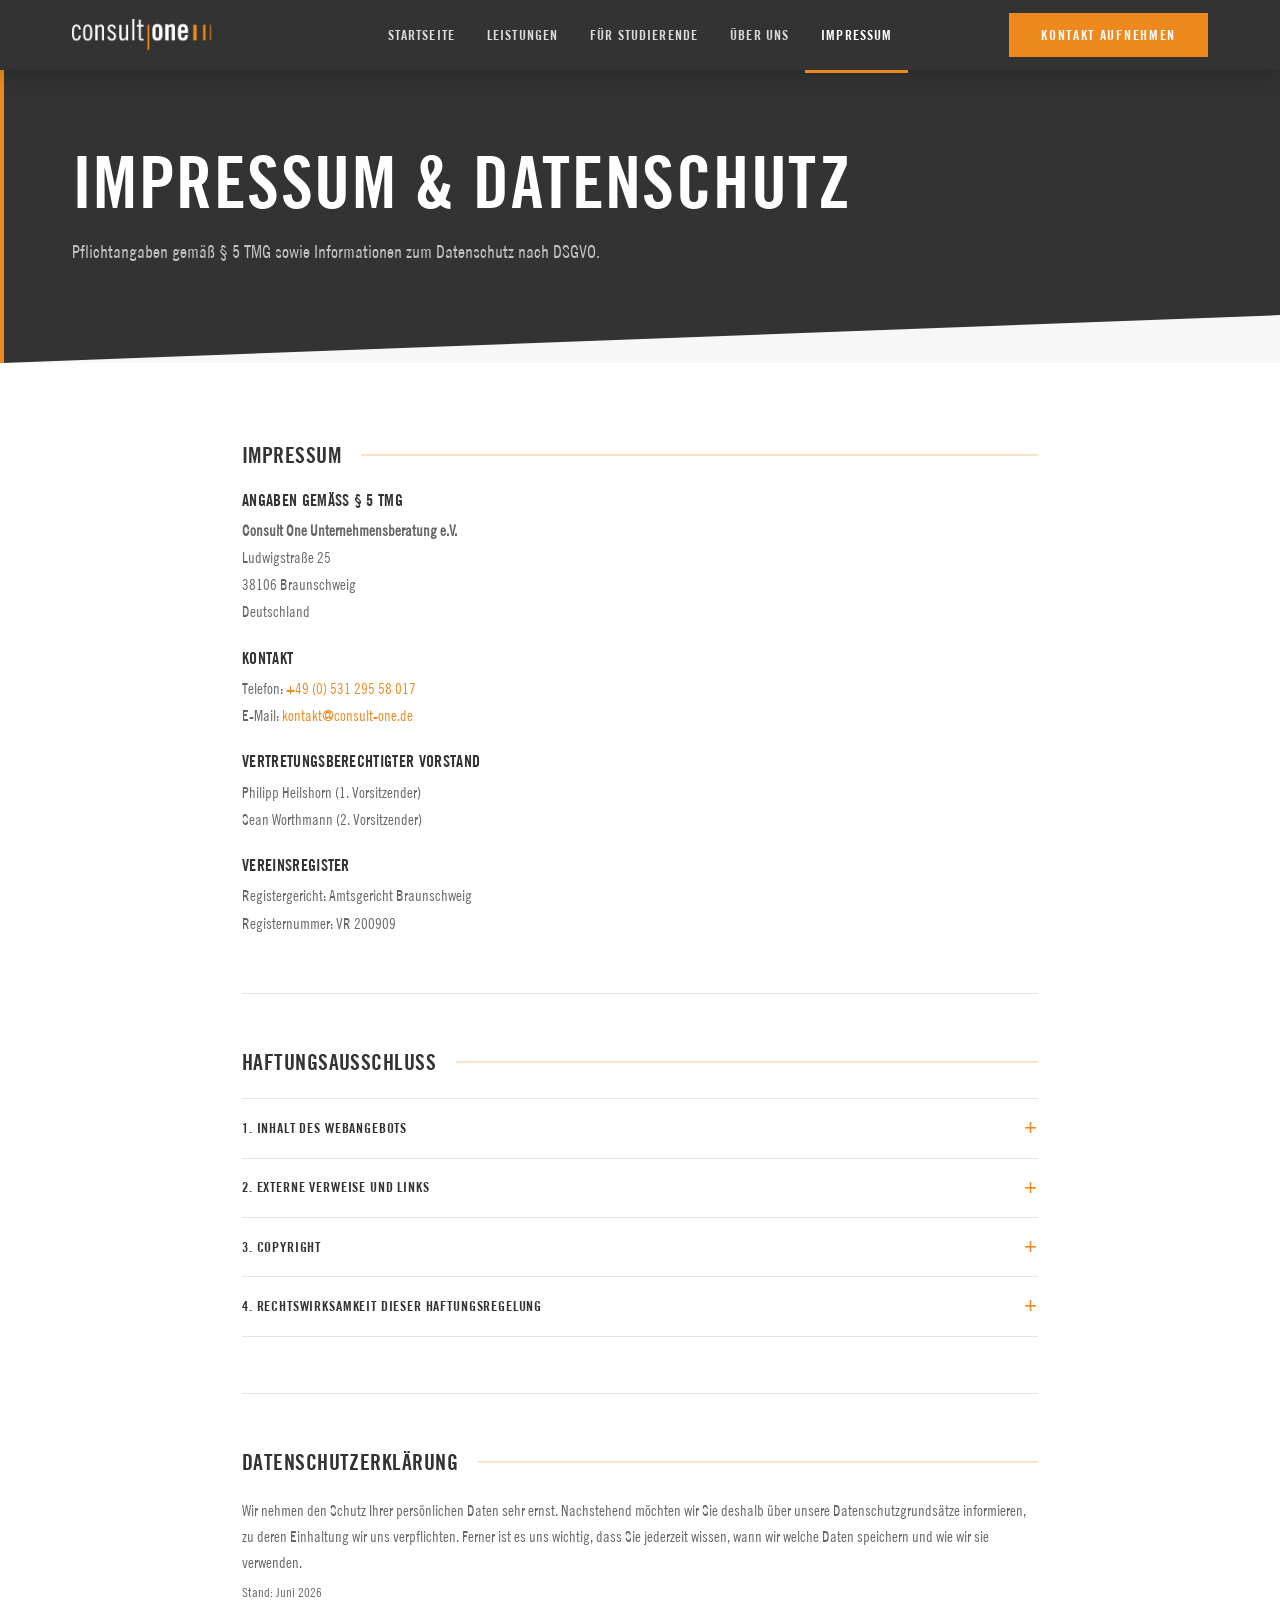
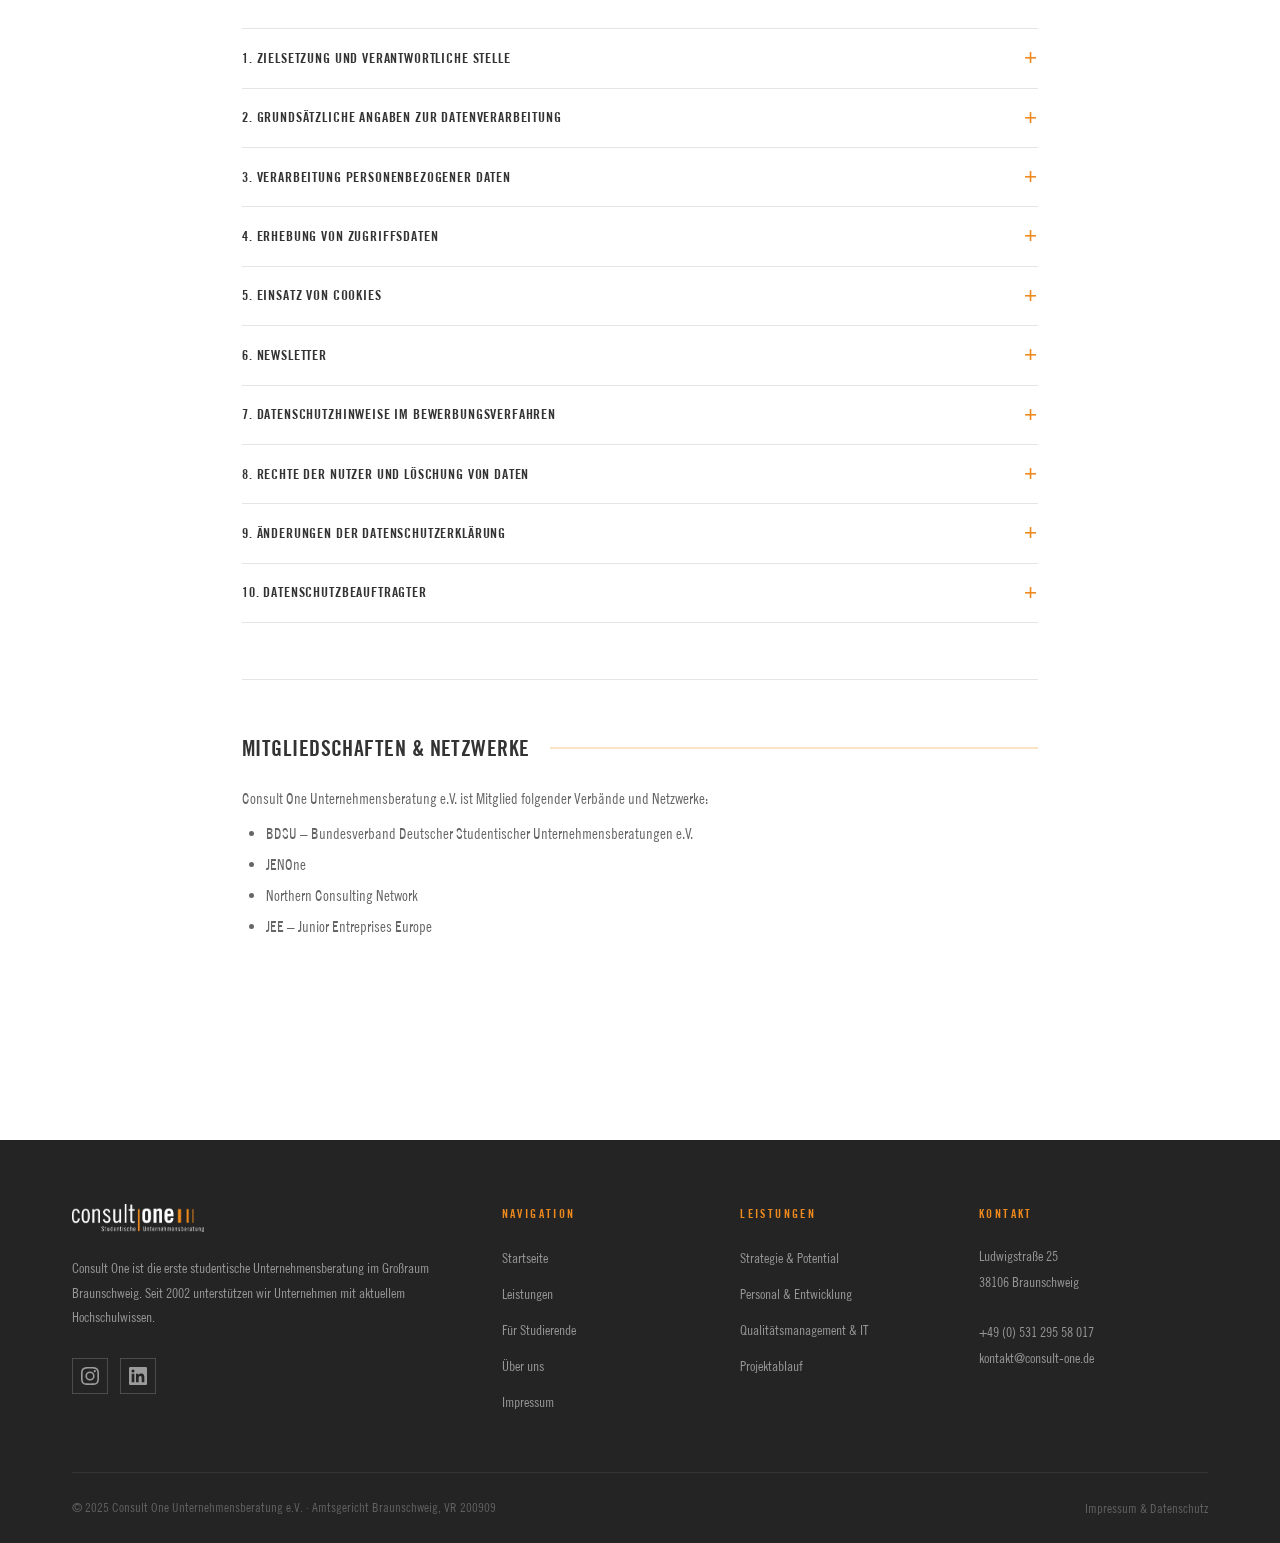
<file: impressum.html>
<!DOCTYPE html>
<html lang="de">
<head>
  <meta charset="UTF-8">
  <meta name="viewport" content="width=device-width, initial-scale=1.0">
  <title>Impressum &amp; Datenschutz – Consult One Unternehmensberatung</title>
  <meta name="robots" content="noindex">
  <link rel="canonical" href="https://www.consult-one.de/impressum.html">
  <link rel="icon" type="image/png" sizes="32x32" href="brand_assets/favicon-32.png">
  <link rel="apple-touch-icon" href="brand_assets/favicon-180.png">
  <link rel="preload" href="brand_assets/Schriftart Trade Gothic/Trade Gothic Bold Condensed No.20.ttf" as="font" type="font/ttf" crossorigin>
  <link rel="preload" href="brand_assets/Schriftart Trade Gothic/Trade Gothic Condensed No.18.ttf" as="font" type="font/ttf" crossorigin>
  <link rel="stylesheet" href="style.css">
</head>
<body>

<!-- ── NAVIGATION ── -->
<nav class="nav">
  <div class="nav__inner">
    <a href="index.html" class="nav__logo">
      <img src="brand_assets/CO-Logo/2021-04-21_CO%20Logo_Wei%C3%9F.png" alt="Consult One">
    </a>
    <button class="nav__toggle" id="navToggle" aria-label="Menü öffnen" aria-expanded="false">
      <span></span><span></span><span></span>
    </button>
    <ul class="nav__links" id="navLinks">
      <li><a href="index.html">Startseite</a></li>
      <li><a href="leistungen.html">Leistungen</a></li>
      <li><a href="fuer-studierende.html">Für Studierende</a></li>
      <li><a href="ueber-uns.html">Über uns</a></li>
      <li><a href="impressum.html" class="active">Impressum</a></li>
    </ul>
    <a href="mailto:kontakt@consult-one.de" class="btn btn--primary nav__cta">Kontakt aufnehmen</a>
  </div>
</nav>

<main>

<!-- ── PAGE HERO ── -->
<header class="page-hero page-hero--grey">
  <div class="page-hero__bar"></div>
  <div class="container">
    <h1>Impressum &amp; Datenschutz</h1>
    <p>Pflichtangaben gemäß § 5 TMG sowie Informationen zum Datenschutz nach DSGVO.</p>
  </div>
</header>

<!-- ── LEGAL CONTENT ── -->
<div class="legal-content">
  <div class="container" style="max-width: 860px;">

    <!-- Impressum -->
    <div class="legal-block">
      <h2>Impressum</h2>

      <h3>Angaben gemäß § 5 TMG</h3>
      <p>
        <strong>Consult One Unternehmensberatung e.V.</strong><br>
        Ludwigstraße 25<br>
        38106 Braunschweig<br>
        Deutschland
      </p>

      <h3>Kontakt</h3>
      <p>
        Telefon: <a href="tel:+4953129558017">+49 (0) 531 295 58 017</a><br>
        E-Mail: <a href="mailto:kontakt@consult-one.de">kontakt@consult-one.de</a>
      </p>

      <h3>Vertretungsberechtigter Vorstand</h3>
      <p>
        Philipp Heilshorn (1. Vorsitzender)<br>
        Sean Worthmann (2. Vorsitzender)
      </p>

      <h3>Vereinsregister</h3>
      <p>
        Registergericht: Amtsgericht Braunschweig<br>
        Registernummer: VR 200909
      </p>

    </div>

    <!-- Haftungsausschluss -->
    <div class="legal-block">
      <h2>Haftungsausschluss</h2>
      <div class="accordion">

        <details class="accordion-item">
          <summary>1. Inhalt des Webangebots</summary>
          <div class="accordion-content">
            <p>Der Consult One Unternehmensberatung e.V. ist bemüht, sein Webangebot stets aktuell und inhaltlich richtig sowie vollständig anzubieten. Dennoch ist das Auftreten von Fehlern nicht völlig auszuschließen.</p>
            <p>Der Consult One Unternehmensberatung e.V. übernimmt keine Haftung für die Aktualität, inhaltliche Richtigkeit und Vollständigkeit der in seinem Webangebot eingestellten Informationen, es sei denn die Fehler wurden nachweislich vorsätzlich oder grob fahrlässig aufgenommen. Dies bezieht sich auf eventuelle Schäden materieller oder ideeller Art Dritter, die durch die Nutzung dieses Webangebotes verursacht wurden.</p>
            <p>Der Consult One Unternehmensberatung e.V. behält es sich ausdrücklich vor, Teile des Webangebotes oder das gesamte Angebot ohne gesonderte Ankündigung zu verändern, zu ergänzen, zu löschen oder die Veröffentlichung zeitweise oder endgültig einzustellen.</p>
          </div>
        </details>

        <details class="accordion-item">
          <summary>2. Externe Verweise und Links</summary>
          <div class="accordion-content">
            <p>Bei direkten oder indirekten Links auf fremde Internetseiten, die außerhalb des Verantwortungsbereiches des Consult One Unternehmensberatung e.V. liegen, würde eine Haftungspflicht ausschließlich in dem Fall gegeben sein, in dem der Autor von den Inhalten Kenntnis hat und es ihm technisch möglich und zumutbar wäre, die Nutzung rechtswidriger Inhalte zu verhindern.</p>
            <p>Der Consult One Unternehmensberatung e.V. erklärt hiermit ausdrücklich, dass zum Zeitpunkt der Linksetzung keine rechtswidrigen Inhalte auf den zu verlinkenden Seiten erkennbar waren. Auf die aktuelle und zukünftige Gestaltung, die Inhalte und/oder die Urheberschaft durch Links verknüpfte Seiten hat der Consult One Unternehmensberatung e.V. keinen Einfluss. Deshalb distanziert sich der Consult One Unternehmensberatung e.V. hiermit ausdrücklich von allen verlinkten Seiten, die nach der Linksetzung verändert wurden. Dies gilt für alle innerhalb des eigenen Internetangebotes gesetzten Links. Für illegale, fehlerhafte oder unvollständige Inhalte und insbesondere für Schäden, die aus der Nutzung solcher Informationen entstehen, haftet allein der Anbieter der Seite, auf welche verwiesen wurde, und nicht derjenige, der über Links auf die jeweilige Veröffentlichung lediglich verweist.</p>
          </div>
        </details>

        <details class="accordion-item">
          <summary>3. Copyright</summary>
          <div class="accordion-content">
            <p>Das Layout der Internetpräsenz, die verwendeten Grafiken, Bilder sowie einzelne Beiträge sind urheberrechtlich geschützt.</p>
            <p>Alle Rechte, auch die der fotomechanischen Wiedergabe, der Vervielfältigung und der Verbreitung mittels besonderer Verfahren (zum Beispiel Datenverarbeitung, Datenträger und Datennetze), auch teilweise, behält sich der Consult One Unternehmensberatung e.V. vor.</p>
            <p>Alle innerhalb des Internetangebotes genannten und ggf. durch Dritte geschützten Marken- und Warenzeichen unterliegen uneingeschränkt den Bestimmungen des jeweils gültigen Kennzeichenrechts und den Besitzrechten der jeweiligen eingetragenen Eigentümer.</p>
          </div>
        </details>

        <details class="accordion-item">
          <summary>4. Rechtswirksamkeit dieser Haftungsregelung</summary>
          <div class="accordion-content">
            <p>Sofern Teile oder einzelne Formulierungen dieser Haftungsregelung der geltenden Rechtslage nicht, nicht mehr oder nicht vollständig entsprechen sollten, bleiben die übrigen Regelungen in ihrem Inhalt und ihrer Gültigkeit bestehen.</p>
          </div>
        </details>

      </div>
    </div>

    <!-- Datenschutz -->
    <div class="legal-block">
      <h2>Datenschutzerklärung</h2>
      <p style="font-size:0.92rem; color:var(--text-light); line-height:1.75; margin-bottom:0.35rem;">Wir nehmen den Schutz Ihrer persönlichen Daten sehr ernst. Nachstehend möchten wir Sie deshalb über unsere Datenschutzgrundsätze informieren, zu deren Einhaltung wir uns verpflichten. Ferner ist es uns wichtig, dass Sie jederzeit wissen, wann wir welche Daten speichern und wie wir sie verwenden.</p>
      <p style="font-size:0.8rem; color:var(--text-light); margin-bottom:1.5rem;">Stand: Juni 2026</p>

      <div class="accordion">

        <details class="accordion-item">
          <summary>1. Zielsetzung und verantwortliche Stelle</summary>
          <div class="accordion-content">
            <p>Diese Datenschutzerklärung klärt über die Art, den Umfang und Zweck der Verarbeitung (u.a. Erhebung, Verarbeitung und Nutzung sowie Einholung von Einwilligungen) von personenbezogenen Daten innerhalb unseres Onlineangebotes und der mit ihm verbundenen Webseiten, Funktionen und Inhalte (nachfolgend gemeinsam bezeichnet als „Onlineangebot" oder „Website") auf. Die Datenschutzerklärung gilt unabhängig von den verwendeten Domains, Systemen, Plattformen und Geräten (z.B. Desktop oder Mobile) auf denen das Onlineangebot ausgeführt wird.</p>
            <p>Anbieter des Onlineangebotes und die datenschutzrechtlich verantwortliche Stelle ist:<br>
            <strong>Consult One Unternehmensberatung e.V.</strong><br>
            Ludwigstraße 25, 38106 Braunschweig<br>
            (nachfolgend bezeichnet als „AnbieterIn", „wir" oder „uns").<br>
            Für die Kontaktmöglichkeiten verweisen wir auf unser <a href="impressum.html">Impressum</a>.</p>
            <p>Der Begriff „Nutzer" umfasst alle Kunden und Besucher unseres Onlineangebotes. Die verwendeten Begrifflichkeiten sind geschlechtsneutral zu verstehen.</p>
          </div>
        </details>

        <details class="accordion-item">
          <summary>2. Grundsätzliche Angaben zur Datenverarbeitung</summary>
          <div class="accordion-content">
            <p>Wir verarbeiten personenbezogene Daten der Nutzer nur unter Einhaltung der einschlägigen Datenschutzbestimmungen entsprechend den Geboten der Datensparsamkeit und Datenvermeidung. Das bedeutet die Daten der Nutzer werden nur beim Vorliegen einer gesetzlichen Erlaubnis, insbesondere wenn die Daten zur Erbringung unserer vertraglichen Leistungen sowie Online-Services erforderlich, bzw. gesetzlich vorgeschrieben sind oder beim Vorliegen einer Einwilligung verarbeitet.</p>
            <p>Wir treffen organisatorische, vertragliche und technische Sicherheitsmaßnahmen entsprechend dem Stand der Technik, um sicherzustellen, dass die Vorschriften der Datenschutzgesetze eingehalten werden und um damit die durch uns verarbeiteten Daten gegen zufällige oder vorsätzliche Manipulationen, Verlust, Zerstörung oder gegen den Zugriff unberechtigter Personen zu schützen.</p>
            <p>Sofern im Rahmen dieser Datenschutzerklärung Inhalte, Werkzeuge oder sonstige Mittel von anderen Anbietern (nachfolgend gemeinsam bezeichnet als „Dritt-Anbieter") eingesetzt werden und deren genannter Sitz im Ausland ist, ist davon auszugehen, dass ein Datentransfer in die Sitzstaaten der Dritt-Anbieter stattfindet. Die Übermittlung von Daten in Drittstaaten erfolgt entweder auf Grundlage einer gesetzlichen Erlaubnis, einer Einwilligung der Nutzer oder spezieller Vertragsklauseln, die eine gesetzlich vorausgesetzte Sicherheit der Daten gewährleisten.</p>
          </div>
        </details>

        <details class="accordion-item">
          <summary>3. Verarbeitung personenbezogener Daten</summary>
          <div class="accordion-content">
            <p>Die personenbezogenen Daten werden, neben den ausdrücklich in dieser Datenschutzerklärung genannten Verwendungen, für die folgenden Zwecke auf Grundlage gesetzlicher Erlaubnisse oder Einwilligungen der Nutzer verarbeitet:</p>
            <ul>
              <li>Die Zurverfügungstellung, Ausführung, Pflege, Optimierung und Sicherung unserer Dienste-, Service- und Nutzerleistungen;</li>
              <li>Die Gewährleistung eines effektiven Kundendienstes und technischen Supports.</li>
            </ul>
            <p>Wir übermitteln die Daten der Nutzer an Dritte nur, wenn dies für andere Zwecke notwendig ist, um unsere vertraglichen Verpflichtungen gegenüber den Nutzern zu erfüllen.</p>
            <p>Bei der Kontaktaufnahme mit uns (per E-Mail) werden die Angaben des Nutzers zwecks Bearbeitung der Anfrage sowie für den Fall, dass Anschlussfragen entstehen, gespeichert. Personenbezogene Daten werden gelöscht, sofern sie ihren Verwendungszweck erfüllt haben und der Löschung keine Aufbewahrungspflichten entgegenstehen.</p>
          </div>
        </details>

        <details class="accordion-item">
          <summary>4. Erhebung von Zugriffsdaten</summary>
          <div class="accordion-content">
            <p>Wir erheben Daten über jeden Zugriff auf den Server, auf dem sich dieser Dienst befindet (sogenannte Serverlogfiles). Zu den Zugriffsdaten gehören Name der abgerufenen Webseite, Datei, Datum und Uhrzeit des Abrufs, übertragene Datenmenge, Meldung über erfolgreichen Abruf, Browsertyp nebst Version, das Betriebssystem des Nutzers, Referrer URL (die zuvor besuchte Seite), IP-Adresse und der anfragende Provider.</p>
            <p>Wir verwenden die Protokolldaten ohne Zuordnung zur Person des Nutzers oder sonstiger Profilerstellung entsprechend den gesetzlichen Bestimmungen nur für statistische Auswertungen zum Zweck des Betriebs, der Sicherheit und der Optimierung unseres Onlineangebotes. Wir behalten uns jedoch vor, die Protokolldaten nachträglich zu überprüfen, wenn aufgrund konkreter Anhaltspunkte der berechtigte Verdacht einer rechtswidrigen Nutzung besteht.</p>
          </div>
        </details>

        <details class="accordion-item">
          <summary>5. Einsatz von Cookies</summary>
          <div class="accordion-content">
            <p>Cookies sind Informationen, die von unserem Webserver oder Webservern Dritter an die Web-Browser der Nutzer übertragen und dort für einen späteren Abruf gespeichert werden.</p>
            <p>Die Betrachtung dieses Onlineangebotes ist auch unter Ausschluss von Cookies möglich. Falls die Nutzer nicht möchten, dass Cookies auf ihrem Rechner gespeichert werden, werden sie gebeten, die entsprechende Option in den Systemeinstellungen ihres Browsers zu deaktivieren. Gespeicherte Cookies können in den Systemeinstellungen des Browsers gelöscht werden. Der Ausschluss von Cookies kann zu Funktionseinschränkungen dieses Onlineangebotes führen.</p>
            <p>Es besteht die Möglichkeit, viele Online-Anzeigen-Cookies von Unternehmen über die EU-Seite <a href="http://www.youronlinechoices.com/" target="_blank" rel="noopener noreferrer">youronlinechoices.com</a> zu verwalten.</p>
          </div>
        </details>

        <details class="accordion-item">
          <summary>6. Newsletter</summary>
          <div class="accordion-content">
            <p><strong>Inhalt des Newsletters:</strong> Wir versenden Newsletter, E-Mails und weitere elektronische Benachrichtigungen mit Informationen (nachfolgend „Newsletter") nur mit der Einwilligung der Empfänger oder einer gesetzlichen Erlaubnis. Unsere Newsletter enthalten Informationen über unsere Projekte, Angebote, Veranstaltungen und den Verein.</p>
            <p><strong>Double-Opt-In und Protokollierung:</strong> Die Anmeldung zu unserem Newsletter erfolgt in einem sogenannten Double-Opt-In-Verfahren. D.h. Sie erhalten nach der Anmeldung eine E-Mail, in der Sie um die Bestätigung Ihrer Anmeldung gebeten werden. Diese Bestätigung ist notwendig, damit sich niemand mit fremden E-Mail-Adressen anmelden kann. Die Anmeldungen zum Newsletter werden protokolliert, um den Anmeldeprozess entsprechend den rechtlichen Anforderungen nachweisen zu können. Hierzu gehört die Speicherung des Anmelde- und des Bestätigungszeitpunkts, als auch der IP-Adresse.</p>
            <p><strong>Versanddienstleister:</strong> Der Versand der Newsletter erfolgt mittels MailChimp. Die Datenschutzbestimmungen des Versanddienstleisters können Sie hier einsehen: <a href="https://mailchimp.com/legal/privacy/" target="_blank" rel="noopener noreferrer">mailchimp.com/legal/privacy</a>. Die E-Mail-Adressen unserer Newsletterempfänger sowie deren weitere beschriebenen Daten werden auf den Servern des Versanddienstleisters gespeichert. Der Versanddienstleister verwendet diese Informationen zum Versand und zur Auswertung der Newsletter in unserem Auftrag. Er nutzt die Daten unserer Newsletterempfänger nicht, um diese selbst anzuschreiben oder an Dritte weiterzugeben.</p>
            <p><strong>Kündigung/Widerruf:</strong> Sie können den Empfang unseres Newsletters jederzeit kündigen, d.h. Ihre Einwilligungen widerrufen. Einen Link zur Kündigung des Newsletters finden Sie am Ende eines jeden Newsletters.</p>
          </div>
        </details>

        <details class="accordion-item">
          <summary>7. Datenschutzhinweise im Bewerbungsverfahren</summary>
          <div class="accordion-content">
            <p>Wir verarbeiten die Bewerbungsdaten nur zum Zweck und im Rahmen des Bewerbungsverfahrens im Einklang mit den gesetzlichen Vorgaben. Die Verarbeitung der Bewerbungsdaten erfolgt zur Erfüllung unserer (vor)vertraglichen Verpflichtungen im Rahmen des Bewerbungsverfahrens im Sinne des Art. 6 Abs. 1 lit. b. DSGVO und Art. 6 Abs. 1 lit. f. DSGVO sofern die Datenverarbeitung z.B. im Rahmen von rechtlichen Verfahren für uns erforderlich wird (in Deutschland gilt zusätzlich § 26 BDSG).</p>
            <p>Das Bewerbungsverfahren setzt voraus, dass Bewerbende uns die Bewerbungsdaten mitteilen. Ansonsten ergeben sich die notwendigen Bewerbungsdaten aus den Stellenbeschreibungen; grundsätzlich gehören dazu die Angaben zur Person, Post- und Kontaktadressen sowie die auf dem Datenbogen für Interessierte erfragten Informationen.</p>
            <p>Mit der Übermittlung der Bewerbung an uns erklären sich die Bewerbenden mit der Verarbeitung ihrer Daten zu Zwecken des Bewerbungsverfahrens entsprechend der in dieser Datenschutzerklärung dargelegten Art und Umfang einverstanden.</p>
            <p>Die von den Bewerbenden zur Verfügung gestellten Daten können im Fall einer erfolgreichen Bewerbung für die Zwecke der Mitgliedschaft von uns weiterverarbeitet werden. Andernfalls werden die Daten der Bewerber gelöscht. Die Daten der Bewerber werden ebenfalls gelöscht, wenn eine Bewerbung zurückgezogen wird, wozu die Bewerbenden jederzeit berechtigt sind.</p>
            <p>Die Löschung erfolgt, vorbehaltlich eines berechtigten Widerrufs der Bewerber, nach dem Ablauf eines Zeitraums von 2 Wochen nach der Informationsveranstaltung im nächsten Semester und spätestens nach sieben Monaten, damit wir etwaige Anschlussfragen zur Bewerbung beantworten und unseren Nachweispflichten aus dem Gleichbehandlungsgesetz genügen können.</p>
          </div>
        </details>

        <details class="accordion-item">
          <summary>8. Rechte der Nutzer und Löschung von Daten</summary>
          <div class="accordion-content">
            <p>Nutzer haben das Recht, auf Antrag unentgeltlich Auskunft zu erhalten über die personenbezogenen Daten, die von uns über sie gespeichert wurden. Zusätzlich haben die Nutzer das Recht auf Berichtigung unrichtiger Daten, Widerruf von Einwilligungen, Sperrung und Löschung ihrer personenbezogenen Daten sowie das Recht, im Fall der Annahme einer unrechtmäßigen Datenverarbeitung eine Beschwerde bei der zuständigen Aufsichtsbehörde einzureichen.</p>
            <p>Die bei uns gespeicherten Daten werden gelöscht, sobald sie für ihre Zweckbestimmung nicht mehr erforderlich sind und der Löschung keine gesetzlichen Aufbewahrungspflichten entgegenstehen.</p>
          </div>
        </details>

        <details class="accordion-item">
          <summary>9. Änderungen der Datenschutzerklärung</summary>
          <div class="accordion-content">
            <p>Wir behalten uns vor, die Datenschutzerklärung zu ändern, um sie an geänderte Rechtslagen, oder bei Änderungen des Dienstes sowie der Datenverarbeitung anzupassen. Dies gilt jedoch nur im Hinblick auf Erklärungen zur Datenverarbeitung. Sofern Einwilligungen der Nutzer erforderlich sind oder Bestandteile der Datenschutzerklärung Regelungen des Vertragsverhältnisses mit den Nutzern enthalten, erfolgen die Änderungen nur mit Zustimmung der Nutzer.</p>
            <p>Die Nutzer werden gebeten, sich regelmäßig über den Inhalt der Datenschutzerklärung zu informieren.</p>
          </div>
        </details>

        <details class="accordion-item">
          <summary>10. Datenschutzbeauftragter</summary>
          <div class="accordion-content">
            <p>Sofern Sie datenschutzrechtliche Fragen haben, wenden Sie sich bitte an: <a href="mailto:datenschutz@consult-one.de">datenschutz@consult-one.de</a></p>
          </div>
        </details>

      </div>
    </div>

    <!-- Mitgliedschaften -->
    <div class="legal-block">
      <h2>Mitgliedschaften &amp; Netzwerke</h2>
      <p>Consult One Unternehmensberatung e.V. ist Mitglied folgender Verbände und Netzwerke:</p>
      <ul>
        <li>BDSU – Bundesverband Deutscher Studentischer Unternehmensberatungen e.V.</li>
        <li>JENOne</li>
        <li>Northern Consulting Network</li>
        <li>JEE – Junior Entreprises Europe</li>
      </ul>
    </div>

  </div>
</div>

</main>

<!-- ── FOOTER ── -->
<footer class="footer">
  <div class="container">
    <div class="footer__grid">
      <div>
        <img src="brand_assets/CO-Logo/2021-04-21_CO%20Logo_Wei%C3%9F_Caption.png" alt="Consult One" class="footer__logo">
        <p class="footer__about">Consult One ist die erste studentische Unternehmensberatung im Großraum Braunschweig. Seit 2002 unterstützen wir Unternehmen mit aktuellem Hochschulwissen.</p>
        <div class="footer__social">
          <a href="https://www.instagram.com/consultone_bs/" target="_blank" rel="noopener noreferrer" title="Instagram">
            <svg xmlns="http://www.w3.org/2000/svg" viewBox="0 0 24 24" fill="currentColor" width="18" height="18" aria-hidden="true">
              <path d="M12 2.163c3.204 0 3.584.012 4.85.07 3.252.148 4.771 1.691 4.919 4.919.058 1.265.069 1.645.069 4.849 0 3.205-.012 3.584-.069 4.849-.149 3.225-1.664 4.771-4.919 4.919-1.266.058-1.644.07-4.85.07-3.204 0-3.584-.012-4.849-.07-3.26-.149-4.771-1.699-4.919-4.92-.058-1.265-.07-1.644-.07-4.849 0-3.204.013-3.583.07-4.849.149-3.227 1.664-4.771 4.919-4.919 1.266-.057 1.645-.069 4.849-.069zM12 0C8.741 0 8.333.014 7.053.072 2.695.272.273 2.69.073 7.052.014 8.333 0 8.741 0 12c0 3.259.014 3.668.072 4.948.2 4.358 2.618 6.78 6.98 6.98C8.333 23.986 8.741 24 12 24c3.259 0 3.668-.014 4.948-.072 4.354-.2 6.782-2.618 6.979-6.98.059-1.28.073-1.689.073-4.948 0-3.259-.014-3.667-.072-4.947-.196-4.354-2.617-6.78-6.979-6.98C15.668.014 15.259 0 12 0zm0 5.838a6.162 6.162 0 100 12.324 6.162 6.162 0 000-12.324zM12 16a4 4 0 110-8 4 4 0 010 8zm6.406-11.845a1.44 1.44 0 100 2.881 1.44 1.44 0 000-2.881z"/>
            </svg>
          </a>
          <a href="https://www.linkedin.com/company/consult-one-e-v-" target="_blank" rel="noopener noreferrer" title="LinkedIn">
            <svg xmlns="http://www.w3.org/2000/svg" viewBox="0 0 24 24" fill="currentColor" width="18" height="18" aria-hidden="true">
              <path d="M20.447 20.452h-3.554v-5.569c0-1.328-.027-3.037-1.852-3.037-1.853 0-2.136 1.445-2.136 2.939v5.667H9.351V9h3.414v1.561h.046c.477-.9 1.637-1.85 3.37-1.85 3.601 0 4.267 2.37 4.267 5.455v6.286zM5.337 7.433a2.062 2.062 0 01-2.063-2.065 2.064 2.064 0 112.063 2.065zm1.782 13.019H3.555V9h3.564v11.452zM22.225 0H1.771C.792 0 0 .774 0 1.729v20.542C0 23.227.792 24 1.771 24h20.451C23.2 24 24 23.227 24 22.271V1.729C24 .774 23.2 0 22.222 0h.003z"/>
            </svg>
          </a>
        </div>
      </div>
      <div class="footer__col">
        <p class="footer__col-title">Navigation</p>
        <ul>
          <li><a href="index.html">Startseite</a></li>
          <li><a href="leistungen.html">Leistungen</a></li>
          <li><a href="fuer-studierende.html">Für Studierende</a></li>
          <li><a href="ueber-uns.html">Über uns</a></li>
          <li><a href="impressum.html">Impressum</a></li>
        </ul>
      </div>
      <div class="footer__col">
        <p class="footer__col-title">Leistungen</p>
        <ul>
          <li><a href="leistungen.html#strategie">Strategie &amp; Potential</a></li>
          <li><a href="leistungen.html#personal">Personal &amp; Entwicklung</a></li>
          <li><a href="leistungen.html#qualitaet">Qualitätsmanagement &amp; IT</a></li>
          <li><a href="leistungen.html#prozess">Projektablauf</a></li>
        </ul>
      </div>
      <div class="footer__col">
        <p class="footer__col-title">Kontakt</p>
        <div class="footer__contact">
          <p>Ludwigstraße 25<br>38106 Braunschweig<br><br>
          <a href="tel:+4953129558017">+49 (0) 531 295 58 017</a><br>
          <a href="mailto:kontakt@consult-one.de">kontakt@consult-one.de</a></p>
        </div>
      </div>
    </div>
    <div class="footer__bottom">
      <p>© 2025 Consult One Unternehmensberatung e.V. · Amtsgericht Braunschweig, VR 200909</p>
      <a href="impressum.html">Impressum &amp; Datenschutz</a>
    </div>
  </div>
</footer>

<script src="script.js"></script>
</body>
</html>
</file>
<file: style.css>
@font-face {
  font-family: 'TradeGothicBold';
  src: url('brand_assets/Schriftart Trade Gothic/Trade Gothic Bold Condensed No.20.ttf') format('truetype');
  font-weight: 700;
  font-style: normal;
  font-display: block;
}

@font-face {
  font-family: 'TradeGothic';
  src: url('brand_assets/Schriftart Trade Gothic/Trade Gothic Condensed No.18.ttf') format('truetype');
  font-weight: 400;
  font-style: normal;
  font-display: block;
}

:root {
  --orange: #EE891D;
  --dark-grey: #333333;
  --near-black: #242424;
  --light-grey: #f7f7f7;
  --mid-grey: #e5e5e5;
  --white: #ffffff;
  --text: #333333;
  --text-light: #666666;
}

* { margin: 0; padding: 0; box-sizing: border-box; }
html { scroll-behavior: smooth; }

body {
  font-family: 'TradeGothic', Arial, sans-serif;
  color: var(--text);
  background: var(--white);
  line-height: 1.65;
  font-size: 16px;
  padding-top: 70px;
}

/* ── TYPOGRAPHY ─────────────────────────────────────────── */
h1, h2, h3, h4, h5 {
  font-family: 'TradeGothicBold', 'TradeGothicBold', 'Arial Narrow', Arial, sans-serif;
  font-weight: 700;
  text-transform: uppercase;
  letter-spacing: 0.02em;
  line-height: 1.1;
}
h1 { font-size: clamp(2.4rem, 6vw, 4.5rem); }
h2 { font-size: clamp(1.7rem, 3.5vw, 2.75rem); }
h3 { font-size: clamp(1rem, 2vw, 1.35rem); }
p  { line-height: 1.7; }

/* ── UTILITIES ───────────────────────────────────────────── */
.container { max-width: 1200px; margin: 0 auto; padding: 0 2rem; }

.section        { padding: 80px 0; }
.section--grey  { background: var(--light-grey); }
.section--dark  { background: var(--dark-grey); color: var(--white); }
.section--black { background: var(--near-black); color: var(--white); }

.eyebrow {
  display: block;
  font-family: 'TradeGothicBold', sans-serif;
  font-weight: 700;
  font-size: 0.78rem;
  text-transform: uppercase;
  letter-spacing: 0.28em;
  color: var(--orange);
  margin-bottom: 0.75rem;
}

.divider {
  width: 48px;
  height: 3px;
  background: var(--orange);
  margin: 1rem 0 2.25rem;
}

.section-intro {
  font-size: 1.05rem;
  color: var(--text-light);
  max-width: 650px;
  margin-top: -1.5rem;
  margin-bottom: 3rem;
}
.section--dark .section-intro  { color: rgba(255,255,255,0.68); }
.section--black .section-intro { color: rgba(255,255,255,0.68); }

/* ── BUTTONS ─────────────────────────────────────────────── */
.btn {
  display: inline-block;
  padding: 13px 30px;
  font-family: 'TradeGothicBold', sans-serif;
  font-size: 0.88rem;
  font-weight: 700;
  text-transform: uppercase;
  letter-spacing: 0.12em;
  text-decoration: none;
  transition: all 0.2s ease;
  cursor: pointer;
  border: 2px solid transparent;
  line-height: 1;
}
.btn--primary        { background: var(--orange);     color: var(--white);     border-color: var(--orange); }
.btn--primary:hover  { background: #d47a16;           border-color: #d47a16; }
.btn--outline        { background: transparent;       color: var(--orange);    border-color: var(--orange); }
.btn--outline:hover  { background: var(--orange);     color: var(--white); }
.btn--outline-white        { background: transparent; color: var(--white); border-color: var(--white); }
.btn--outline-white:hover  { background: var(--white); color: var(--dark-grey); }
.btn--dark           { background: var(--dark-grey);  color: var(--white);     border-color: var(--dark-grey); }
.btn--dark:hover     { background: var(--near-black); border-color: var(--near-black); }

/* ── NAVIGATION ──────────────────────────────────────────── */
.nav {
  position: fixed;
  top: 0; left: 0; right: 0;
  z-index: 1000;
  background: var(--dark-grey);
  height: 70px;
  display: flex;
  align-items: center;
  box-shadow: 0 2px 24px rgba(0,0,0,0.28);
}
.nav__inner {
  max-width: 1200px;
  margin: 0 auto;
  padding: 0 2rem;
  width: 100%;
  display: grid;
  grid-template-columns: 1fr auto 1fr;
  align-items: center;
}
.nav__logo img { height: 32px; width: auto; display: block; }
.nav__cta { justify-self: end; }
.nav__links { display: flex; list-style: none; align-items: center; justify-content: center; }
.nav__links li a {
  display: block;
  padding: 0 1rem;
  color: rgba(255,255,255,0.82);
  text-decoration: none;
  font-family: 'TradeGothicBold', sans-serif;
  font-weight: 600;
  font-size: 0.88rem;
  text-transform: uppercase;
  letter-spacing: 0.08em;
  line-height: 70px;
  border-bottom: 3px solid transparent;
  margin-top: 3px;
  transition: color 0.2s, border-color 0.2s;
}
.nav__links li a:hover,
.nav__links li a.active {
  color: var(--white);
  border-bottom-color: var(--orange);
}
.nav__cta { margin-left: 0; }
.nav__toggle {
  display: none;
  background: none;
  border: none;
  cursor: pointer;
  padding: 6px;
  flex-direction: column;
  gap: 5px;
}
.nav__toggle span { display: block; width: 24px; height: 2px; background: var(--white); transition: all 0.3s; }

/* ── HERO (HOMEPAGE) ─────────────────────────────────────── */
.hero {
  min-height: calc(100vh - 70px);
  position: relative;
  overflow: hidden;
  display: flex;
  background: var(--near-black);
}
/* Linkes Panel – semi-transparent, Foto scheint durch */
.hero__panel {
  position: relative;
  z-index: 2;
  flex: 0 0 70%;
  background: rgba(51, 51, 51, 0.82);
  -webkit-mask-image: linear-gradient(80deg, black 0%, black 72%, rgba(0,0,0,0.55) 83%, transparent 93%);
  mask-image: linear-gradient(80deg, black 0%, black 72%, rgba(0,0,0,0.55) 83%, transparent 93%);
  display: flex;
  align-items: center;
}
/* Teamfoto als voller Hintergrund */
.hero__img {
  position: absolute;
  left: 0; right: 0; top: 0; bottom: 0;
  width: 100%;
  z-index: 1;
}
.hero__img img {
  width: 100%; height: 100%;
  object-fit: cover;
  object-position: center center;
  display: block;
}
.hero-vid {
  position: absolute;
  inset: 0;
  width: 100%;
  height: 100%;
  object-fit: cover;
  object-position: center;
  display: block;
  opacity: 0;
  animation: heroFadeIn 2.4s ease forwards;
}

@keyframes heroFadeIn {
  0%   { opacity: 0; }
  100% { opacity: 1; }
}
.hero__accent {
  position: absolute;
  left: 0; top: 0; bottom: 0;
  width: 4px;
  background: var(--orange);
  z-index: 3;
}
/* Altklassen ausblenden, die ersetzt wurden */
.hero__diagonal { display: none; }
.hero__photo    { display: none; }
.hero__content {
  position: relative;
  z-index: 2;
  padding: 4rem 4rem;
  max-width: 720px;
}
.hero__title {
  color: var(--white);
  margin-bottom: 1.25rem;
  border-left: 5px solid var(--orange);
  padding-left: 1.25rem;
  text-transform: lowercase;
  white-space: nowrap;
}
.hero__title em { font-style: normal; color: var(--orange); }
.hero__subtitle {
  color: rgba(255,255,255,0.7);
  font-size: 1.1rem;
  margin-bottom: 2.5rem;
  max-width: 480px;
}
.hero__buttons { display: flex; gap: 1rem; flex-wrap: wrap; }
.hero__scroll {
  position: absolute;
  bottom: 2rem; left: 50%;
  transform: translateX(-50%);
  color: rgba(255,255,255,0.35);
  font-size: 0.72rem;
  text-transform: uppercase;
  letter-spacing: 0.22em;
  font-family: 'TradeGothicBold', sans-serif;
  display: flex; flex-direction: column; align-items: center; gap: 0.5rem;
  z-index: 5;
}
.hero__scroll::after { content: ''; width: 1px; height: 36px; background: rgba(255,255,255,0.25); }

/* ── DIAGONAL LANGUAGE ───────────────────────────────────── */
/*
  Sections marked with --diag and .stats use clip-path to become
  parallelogram-shaped. Negative margins let them visually overlap
  the adjacent sections; z-index controls which one paints on top.
  The clipped corner shows whatever background is behind the element.
*/
:root {
  --diag: 2.5rem;  /* diagonal offset used consistently across all sections */
}

.section--diag {
  position: relative;
  z-index: 1;
  clip-path: polygon(0 var(--diag), 100% 0, 100% calc(100% - var(--diag)), 0 100%);
  margin-top: calc(-1 * var(--diag));
  margin-bottom: calc(-1 * var(--diag));
  padding-top: calc(80px + var(--diag));
  padding-bottom: calc(80px + var(--diag));
}

/* ── STATS BAR ───────────────────────────────────────────── */
.stats {
  background: var(--orange);
  padding: 50px 0;
}
.stats__grid {
  display: grid;
  grid-template-columns: repeat(6, 1fr);
  gap: 1rem;
  text-align: center;
}
.stat__number {
  display: block;
  font-family: 'TradeGothicBold', sans-serif;
  font-weight: 700;
  font-size: 2.5rem;
  color: var(--white);
  line-height: 1;
  margin-bottom: 0.3rem;
}
.stat__label {
  font-size: 0.78rem;
  color: rgba(255,255,255,0.88);
  text-transform: uppercase;
  letter-spacing: 0.06em;
}

/* ── FEATURE CARDS (EIGENSCHAFTEN) ──────────────────────── */
.features__grid {
  display: grid;
  grid-template-columns: repeat(3, 1fr);
  gap: 1.5rem;
}
.feature-card {
  background: var(--white);
  padding: 1.75rem;
  border-top: 3px solid var(--orange);
  box-shadow: 0 2px 16px rgba(0,0,0,0.06);
  transition: transform 0.2s, box-shadow 0.2s;
  position: relative;
  clip-path: polygon(0 0, 100% 0, 100% calc(100% - 1.5rem), calc(100% - 1.5rem) 100%, 0 100%);
}
.feature-card:hover {
  transform: translateY(-4px);
  box-shadow: 0 8px 32px rgba(0,0,0,0.1);
  clip-path: polygon(0 0, 100% 0, 100% calc(100% - 2rem), calc(100% - 2rem) 100%, 0 100%);
}
.feature-card__num {
  display: inline-flex;
  align-items: center;
  justify-content: center;
  width: 32px; height: 32px;
  background: var(--orange);
  color: var(--white);
  font-family: 'TradeGothicBold', sans-serif;
  font-weight: 700;
  font-size: 0.9rem;
  margin-bottom: 1rem;
}
.feature-card h3 { font-size: 0.95rem; margin-bottom: 0.6rem; }
.feature-card p { font-size: 0.88rem; color: var(--text-light); line-height: 1.65; text-transform: none; }

/* ── CLIENTS / LOGO MARQUEE ──────────────────────────────── */
.logo-marquee {
  overflow: hidden;
  margin-top: 2.5rem;
  /* Fade-Effekt an den Rändern */
  -webkit-mask-image: linear-gradient(to right, transparent 0%, black 8%, black 92%, transparent 100%);
  mask-image: linear-gradient(to right, transparent 0%, black 8%, black 92%, transparent 100%);
}
.logo-marquee__track {
  display: flex;
  align-items: center;
  gap: 0;
  width: max-content;
  animation: logo-scroll 32s linear infinite;
  pointer-events: none;
  user-select: none;
}
@keyframes logo-scroll {
  from { transform: translateX(0); }
  to   { transform: translateX(-50%); }
}
.logo-marquee__item {
  display: flex;
  align-items: center;
  justify-content: center;
  padding: 0 3rem;
  height: 60px;
  flex-shrink: 0;
}
.logo-marquee__item img {
  height: 36px;
  width: auto;
  max-width: 120px;
  object-fit: contain;
  filter: grayscale(100%) opacity(55%);
  transition: filter 0.3s;
}
/* Fallback-Text wenn Bild nicht lädt */
.logo-marquee__item .logo-text {
  font-family: 'TradeGothicBold', sans-serif;
  font-weight: 700;
  font-size: 0.95rem;
  text-transform: uppercase;
  letter-spacing: 0.07em;
  color: #b0b0b0;
}

/* ── PARTNER LOGOS (statisch) ───────────────────────────── */
.partner-logos {
  display: flex;
  align-items: flex-start;
  justify-content: center;
  flex-wrap: wrap;
  gap: 2rem;
  margin-top: 2.5rem;
}

.partner-logo-card {
  display: flex;
  flex-direction: column;
  align-items: center;
  gap: 0.9rem;
  width: 180px;
}

.partner-logo-card__box {
  width: 180px;
  height: 110px;
  background: var(--white);
  border: 1px solid #e8e8e8;
  box-shadow: 0 2px 12px rgba(0,0,0,0.06);
  display: flex;
  align-items: center;
  justify-content: center;
  padding: 1.5rem;
  transition: box-shadow 0.25s;
}

.partner-logo-card:hover .partner-logo-card__box {
  box-shadow: 0 4px 20px rgba(0,0,0,0.12);
}

.partner-logo-card__box img {
  max-width: 100%;
  max-height: 60px;
  object-fit: contain;
  filter: grayscale(50%) opacity(70%);
  transition: filter 0.3s;
}

.partner-logo-card:hover .partner-logo-card__box img {
  filter: grayscale(0%) opacity(100%);
}

.partner-logo-card__name {
  font-family: 'TradeGothicBold', sans-serif;
  font-size: 0.78rem;
  text-transform: uppercase;
  letter-spacing: 0.06em;
  color: var(--text-light);
  text-align: center;
}

/* ── PARTNER SPOTLIGHT CAROUSEL ─────────────────────────── */
.partner-carousel {
  position: relative;
  padding: 2rem 3.5rem 0;
  max-width: 680px;
  margin: 0 auto;
}

.partner-carousel__items {
  display: flex;
  align-items: center;
  justify-content: center;
  gap: 2.5rem;
  min-height: 110px;
}

.partner-carousel__item {
  display: none;
  align-items: center;
  justify-content: center;
  cursor: pointer;
  transition: opacity 0.35s, transform 0.35s;
  flex-shrink: 0;
}

.partner-carousel__item--prev {
  display: flex;
  order: 1;
  opacity: 0.28;
  transform: scale(0.72);
}

.partner-carousel__item--next {
  display: flex;
  order: 3;
  opacity: 0.28;
  transform: scale(0.72);
}

.partner-carousel__item--prev img,
.partner-carousel__item--next img {
  height: 50px;
  max-width: 130px;
  object-fit: contain;
  filter: grayscale(100%);
}

.partner-carousel__item--active {
  display: flex;
  order: 2;
  opacity: 1;
  transform: scale(1);
}

.partner-carousel__item--active img {
  height: 90px;
  max-width: 240px;
  object-fit: contain;
  filter: grayscale(20%) opacity(85%);
}

/* Pfeile */
.partner-carousel__arrow {
  position: absolute;
  top: calc(2rem + 55px);
  transform: translateY(-50%);
  background: none;
  border: none;
  color: #bbb;
  display: flex; align-items: center; justify-content: center;
  cursor: pointer;
  padding: 0.25rem;
  transition: color 0.2s;
}
.partner-carousel__arrow svg { width: 20px; height: 20px; }
.partner-carousel__arrow:hover { color: var(--orange); }
.partner-carousel__arrow--prev { left: 0; }
.partner-carousel__arrow--next { right: 0; }

/* Beschreibung unterhalb */
.partner-carousel__info {
  margin-top: 1.75rem;
  min-height: 80px;
}

.partner-carousel__name {
  display: block;
  font-family: 'TradeGothicBold', sans-serif;
  font-size: 1rem;
  letter-spacing: 0.04em;
  color: var(--orange);
  text-transform: uppercase;
  margin-bottom: 0.5rem;
}

.partner-carousel__desc-text {
  font-size: 0.88rem;
  color: var(--text-light);
  line-height: 1.7;
  text-transform: none;
  margin: 0;
}

/* Punkte-Navigation */
.partner-carousel__dots {
  display: flex;
  justify-content: center;
  gap: 0.5rem;
  margin-top: 1.5rem;
}

.partner-carousel__dot {
  width: 8px; height: 8px;
  border-radius: 50%;
  background: #ccc;
  border: none;
  cursor: pointer;
  padding: 0;
  transition: background 0.25s;
}

.partner-carousel__dot--active { background: var(--orange); }

/* ── SERVICE TEASERS (HOMEPAGE) ──────────────────────────── */
.service-teasers {
  display: grid;
  grid-template-columns: repeat(3, 1fr);
  gap: 1.5rem;
}
.service-teaser {
  background: var(--dark-grey);
  color: var(--white);
  padding: 2.25rem 2rem;
  position: relative;
  overflow: hidden;
  transition: transform 0.2s, clip-path 0.2s;
  clip-path: polygon(0 0, 100% 0, 100% calc(100% - 2rem), calc(100% - 2rem) 100%, 0 100%);
}
.service-teaser::before {
  content: '';
  position: absolute;
  top: 0; left: 0;
  width: 4px; height: 100%;
  background: var(--orange);
}
.service-teaser:hover {
  transform: translateY(-4px);
  clip-path: polygon(0 0, 100% 0, 100% calc(100% - 2.75rem), calc(100% - 2.75rem) 100%, 0 100%);
}
.service-teaser h3 { font-size: 1.05rem; margin-bottom: 0.85rem; }
.service-teaser p { font-size: 0.87rem; color: rgba(255,255,255,0.68); line-height: 1.65; margin-bottom: 1.5rem; text-transform: none; }
.service-teaser__link {
  color: var(--orange);
  text-decoration: none;
  font-family: 'TradeGothicBold', sans-serif;
  font-weight: 700;
  font-size: 0.8rem;
  text-transform: uppercase;
  letter-spacing: 0.12em;
}

/* ── CONTACT CTA ─────────────────────────────────────────── */
.contact-cta {
  background: var(--near-black);
  padding: calc(80px + var(--diag)) 0 80px;
  position: relative;
  z-index: 2;
  clip-path: polygon(0 var(--diag), 100% 0, 100% 100%, 0 100%);
  margin-top: calc(-1 * var(--diag));
}
/* dünne orangene Linie an der schrägen Oberkante */
.contact-cta::before {
  content: '';
  position: absolute;
  top: 0; left: 0; right: 0;
  height: calc(var(--diag) + 4px);
  background: var(--orange);
  clip-path: polygon(
    0 var(--diag),
    100% 0,
    100% 4px,
    0 calc(var(--diag) + 4px)
  );
  z-index: 0;
  pointer-events: none;
}
/* dünne orangene Linie an der geraden Unterkante */
.contact-cta::after {
  content: '';
  position: absolute;
  bottom: 0; left: 0; right: 0;
  height: 3px;
  background: var(--orange);
  z-index: 0;
  pointer-events: none;
}
.contact-cta__inner {
  display: grid;
  grid-template-columns: 1fr 1fr;
  gap: 5rem;
  align-items: center;
}
.contact-cta__text h2 { color: var(--white); margin-bottom: 0.75rem; }
.contact-cta__text p { color: rgba(255,255,255,0.68); margin-bottom: 2rem; }
.contact-cta__text .divider { margin-bottom: 1.5rem; }

.contact-person {
  display: flex;
  gap: 1.25rem;
  align-items: center;
  background: var(--white);
  padding: 1.5rem;
  border-left: 3px solid var(--orange);
}
.contact-person__name { color: var(--near-black) !important; }
.contact-person__role { color: var(--orange) !important; }
.contact-person__data { color: var(--dark-grey) !important; }
.contact-person__data a { color: var(--dark-grey) !important; }
.contact-person__data a:hover { color: var(--orange) !important; }
.contact-person__photo {
  width: 78px; height: 78px;
  border-radius: 0;
  background: var(--orange);
  flex-shrink: 0;
  display: flex; align-items: center; justify-content: center;
  font-family: 'TradeGothicBold', sans-serif;
  font-weight: 700; font-size: 1.6rem;
  color: var(--white);
  overflow: hidden;
}
.contact-person__photo img { width: 100%; height: 100%; object-fit: cover; }
.contact-person__name {
  font-family: 'TradeGothicBold', sans-serif;
  font-weight: 700; font-size: 1.1rem;
  text-transform: uppercase;
  color: var(--white);
  margin-bottom: 0.2rem;
}
.contact-person__role {
  font-size: 0.78rem;
  color: var(--orange);
  text-transform: uppercase;
  letter-spacing: 0.1em;
  font-weight: 600;
  margin-bottom: 0.6rem;
}
.contact-person__data { font-size: 0.85rem; color: rgba(255,255,255,0.6); line-height: 1.8; }
.contact-person__data a { color: rgba(255,255,255,0.6); text-decoration: none; transition: color 0.2s; }
.contact-person__data a:hover { color: var(--orange); }
.cta-label {
  font-family: 'TradeGothicBold', sans-serif;
  font-weight: 700;
  font-size: 0.75rem;
  text-transform: uppercase;
  letter-spacing: 0.18em;
  color: rgba(255,255,255,0.4);
  margin-bottom: 1rem;
}

/* ── PAGE HERO ───────────────────────────────────────────── */
.page-hero {
  background: var(--dark-grey);
  padding: 72px 0 96px;
  position: relative;
  overflow: hidden;
}
.page-hero::after {
  content: '';
  position: absolute;
  bottom: 0; left: 0; right: 0;
  height: 48px;
  background: var(--white);
  clip-path: polygon(0 100%, 100% 0, 100% 100%);
}
.page-hero--grey::after  { background: var(--light-grey); }
.page-hero__bar { position: absolute; top: 0; left: 0; width: 4px; height: 100%; background: var(--orange); }
.page-hero h1 { color: var(--white); margin-bottom: 1rem; }
.page-hero p  { color: rgba(255,255,255,0.7); font-size: 1.1rem; max-width: 620px; }

/* ── SERVICES PAGE ───────────────────────────────────────── */
.services-category { margin-bottom: 4rem; }
.category-header {
  margin-bottom: 2rem;
  padding-bottom: 1rem;
  border-bottom: 3px solid var(--orange);
}
.category-header h2 { font-size: 1.5rem; margin: 0; }

.services-grid {
  display: grid;
  grid-template-columns: repeat(auto-fill, minmax(310px, 1fr));
  gap: 1.5rem;
}
.service-card {
  background: var(--white);
  padding: 1.75rem;
  border-left: 4px solid var(--orange);
  box-shadow: 0 2px 12px rgba(0,0,0,0.06);
  transition: transform 0.2s, box-shadow 0.2s;
}
.service-card:hover { transform: translateY(-3px); box-shadow: 0 6px 24px rgba(0,0,0,0.1); }
.service-card__num {
  font-family: 'TradeGothicBold', sans-serif;
  font-weight: 700;
  font-size: 2rem;
  color: var(--orange);
  line-height: 1;
  margin-bottom: 0.5rem;
}
.service-card h3 { font-size: 0.95rem; margin-bottom: 0.65rem; color: var(--dark-grey); }
.service-card p  { font-size: 0.88rem; color: var(--text-light); line-height: 1.65; text-transform: none; }

/* ── PROCESS STEPS ───────────────────────────────────────── */
.process-grid {
  display: grid;
  grid-template-columns: repeat(3, 1fr);
  gap: 1.5rem;
}
.process-step {
  background: var(--white);
  padding: 2rem 1.75rem;
  position: relative;
  overflow: hidden;
  box-shadow: 0 2px 12px rgba(0,0,0,0.05);
}
.process-step__ghost {
  font-family: 'TradeGothicBold', sans-serif;
  font-weight: 700;
  font-size: 4rem;
  color: var(--orange);
  opacity: 0.12;
  position: absolute;
  top: 0; right: 1rem;
  line-height: 1;
}
.process-step__label {
  font-family: 'TradeGothicBold', sans-serif;
  font-size: 0.72rem;
  font-weight: 700;
  text-transform: uppercase;
  letter-spacing: 0.18em;
  color: var(--orange);
  margin-bottom: 0.35rem;
}
.process-step h3 { font-size: 1.05rem; margin-bottom: 0.65rem; color: var(--dark-grey); }
.process-step p  { font-size: 0.88rem; color: var(--text-light); line-height: 1.65; text-transform: none; }

/* ── TEAM GRID ───────────────────────────────────────────── */
.team-grid {
  display: grid;
  grid-template-columns: repeat(4, 1fr);
  gap: 2rem;
}
.team-card { text-align: center; }
.team-card__photo {
  width: 148px; height: 148px;
  border-radius: 0;
  background: var(--mid-grey);
  margin: 0 auto 1.25rem;
  display: flex; align-items: center; justify-content: center;
  font-family: 'TradeGothicBold', sans-serif;
  font-weight: 700; font-size: 2.2rem;
  color: var(--orange);
  overflow: hidden;
  border-bottom: 3px solid var(--orange);
}
.team-card__photo img { width: 100%; height: 100%; object-fit: cover; }
.team-card__name {
  font-family: 'TradeGothicBold', sans-serif;
  font-weight: 700; font-size: 1.1rem;
  text-transform: uppercase;
  color: var(--dark-grey);
  margin-bottom: 0.2rem;
}
.team-card__role { font-size: 0.78rem; color: var(--orange); text-transform: uppercase; letter-spacing: 0.08em; font-weight: 600; margin-bottom: 0.5rem; }
.team-card__desc { font-size: 0.82rem; color: var(--text-light); line-height: 1.55; text-transform: none; margin-bottom: 0.6rem; }
.team-card__email a { font-size: 0.82rem; color: var(--text-light); text-decoration: none; transition: color 0.2s; }
.team-card__email a:hover { color: var(--orange); }

/* ── NETWORK CARDS ───────────────────────────────────────── */
.network-grid {
  display: grid;
  grid-template-columns: repeat(4, 1fr);
  gap: 1.5rem;
}
.network-card {
  background: var(--white);
  padding: 1.5rem;
  border-top: 3px solid var(--orange);
  box-shadow: 0 2px 10px rgba(0,0,0,0.06);
  text-align: center;
}
.network-card h4 { font-size: 1rem; text-transform: uppercase; margin-bottom: 0.5rem; }
.network-card p  { font-size: 0.85rem; color: var(--text-light); text-transform: none; }

/* ── ALUMNI SECTION ──────────────────────────────────────── */
.alumni-grid {
  display: grid;
  grid-template-columns: 1fr 1fr;
  gap: 4rem;
  align-items: center;
}
.alumni-visual {
  background: rgba(255,255,255,0.06);
  border: 1px solid rgba(255,255,255,0.1);
  padding: 3rem;
  text-align: center;
}
.alumni-number {
  font-family: 'TradeGothicBold', sans-serif;
  font-weight: 700;
  font-size: 6rem;
  color: var(--orange);
  line-height: 1;
  display: block;
}
.alumni-sublabel {
  font-size: 0.8rem;
  color: rgba(255,255,255,0.5);
  text-transform: uppercase;
  letter-spacing: 0.2em;
  margin-top: 0.5rem;
}

/* ── FOR STUDENTS PAGE ───────────────────────────────────── */
.benefits-grid {
  display: grid;
  grid-template-columns: repeat(2, 1fr);
  gap: 2rem;
}
.benefit-item { display: flex; gap: 1.25rem; align-items: flex-start; }
.benefit-icon {
  width: 46px; height: 46px;
  background: var(--orange);
  flex-shrink: 0;
  display: flex; align-items: center; justify-content: center;
  color: var(--white);
  font-family: 'TradeGothicBold', sans-serif;
  font-weight: 700; font-size: 1.1rem;
}
.benefit-item h3 { font-size: 0.95rem; margin-bottom: 0.4rem; }
.benefit-item p  { font-size: 0.88rem; color: var(--text-light); line-height: 1.65; text-transform: none; }

.competencies-grid {
  display: grid;
  grid-template-columns: repeat(2, 1fr);
  gap: 0.75rem;
}
.competency {
  background: var(--dark-grey);
  color: var(--white);
  padding: 0.85rem 1.25rem;
  font-family: 'TradeGothicBold', sans-serif;
  font-weight: 700; font-size: 0.9rem;
  text-transform: uppercase;
  letter-spacing: 0.06em;
  display: flex; align-items: center; gap: 0.75rem;
}
.competency::before { content: ''; display: block; width: 6px; height: 6px; background: var(--orange); flex-shrink: 0; }

.apply-steps {
  display: grid;
  grid-template-columns: repeat(3, 1fr);
  gap: 1.5rem;
}
.apply-step {
  background: var(--white);
  padding: 2rem 1.5rem;
  text-align: center;
  box-shadow: 0 2px 12px rgba(0,0,0,0.06);
}
.apply-step__num {
  display: inline-flex; align-items: center; justify-content: center;
  width: 50px; height: 50px;
  background: var(--orange);
  color: var(--white);
  border-radius: 50%;
  font-family: 'TradeGothicBold', sans-serif;
  font-weight: 700; font-size: 1.3rem;
  margin-bottom: 1rem;
}
.apply-step h3 { font-size: 0.95rem; margin-bottom: 0.5rem; }
.apply-step p  { font-size: 0.87rem; color: var(--text-light); line-height: 1.65; text-transform: none; }

.about-split {
  display: grid;
  grid-template-columns: 1fr 1fr;
  gap: 5rem;
  align-items: center;
}
.about-visual {
  display: flex;
  flex-direction: column;
  align-items: flex-start;
  justify-content: center;
  gap: 0;
}
.about-stat { text-align: left; }
.about-stat-divider {
  width: 40px; height: 2px;
  background: var(--orange);
  margin: 1.5rem 0;
}
.about-visual .since-year {
  font-family: 'TradeGothicBold', sans-serif;
  font-weight: 700;
  font-size: 4.5rem;
  color: var(--dark-grey);
  line-height: 1;
  display: block;
}
.about-visual .since-label {
  font-size: 0.72rem;
  color: var(--text-light);
  text-transform: uppercase;
  letter-spacing: 0.25em;
  margin-top: 0.4rem;
  display: block;
}

/* ── ACCORDION (Haftung & Datenschutz) ──────────────────── */
.accordion { margin-top: 0.75rem; }
.accordion-item { border-bottom: 1px solid var(--mid-grey); }
.accordion-item:first-child { border-top: 1px solid var(--mid-grey); }
.accordion-item > summary {
  padding: 1.1rem 0;
  cursor: pointer;
  font-family: 'TradeGothicBold', sans-serif;
  font-weight: 700;
  font-size: 0.88rem;
  text-transform: uppercase;
  letter-spacing: 0.06em;
  color: var(--dark-grey);
  list-style: none;
  display: flex;
  justify-content: space-between;
  align-items: center;
  user-select: none;
  transition: color 0.2s;
}
.accordion-item > summary::-webkit-details-marker { display: none; }
.accordion-item > summary::marker { display: none; }
.accordion-item > summary:hover { color: var(--orange); }
.accordion-item > summary::after {
  content: '+';
  font-size: 1.4rem;
  color: var(--orange);
  flex-shrink: 0;
  margin-left: 1rem;
  line-height: 1;
  font-family: sans-serif;
  font-weight: 300;
}
.accordion-item[open] > summary { color: var(--orange); }
.accordion-item[open] > summary::after { content: '−'; }
.accordion-content {
  padding: 0.25rem 2rem 1.5rem 0;
}
.accordion-content p {
  font-size: 0.92rem;
  color: var(--text-light);
  line-height: 1.75;
  margin-bottom: 0.75rem;
  text-transform: none;
}
.accordion-content p:last-child { margin-bottom: 0; }
.accordion-content ul {
  padding-left: 1.25rem;
  margin: 0.35rem 0 0.75rem;
}
.accordion-content ul li {
  font-size: 0.92rem;
  color: var(--text-light);
  line-height: 1.75;
  margin-bottom: 0.2rem;
}
.accordion-content strong { color: var(--dark-grey); }
.accordion-content a { color: var(--orange); text-decoration: none; }
.accordion-content a:hover { text-decoration: underline; }

/* ── IMPRESSUM ───────────────────────────────────────────── */
.legal-content { padding: 80px 0; }
.legal-block { margin-bottom: 3.5rem; padding-bottom: 3.5rem; border-bottom: 1px solid var(--mid-grey); }
.legal-block:last-child { border-bottom: none; }
.legal-block h2 {
  font-size: 1.4rem;
  text-transform: uppercase;
  color: var(--dark-grey);
  margin-bottom: 1.5rem;
  display: flex; align-items: center; gap: 1.25rem;
}
.legal-block h2::after { content: ''; flex: 1; height: 2px; background: var(--orange); opacity: 0.25; }
.legal-block h3 { font-size: 1rem; text-transform: uppercase; color: var(--dark-grey); margin: 1.5rem 0 0.5rem; }
.legal-block p  { font-size: 0.95rem; color: var(--text-light); line-height: 1.78; }
.legal-block a  { color: var(--orange); text-decoration: none; }
.legal-block a:hover { text-decoration: underline; }
.legal-block ul { padding-left: 1.5rem; margin: 0.5rem 0; }
.legal-block ul li { font-size: 0.95rem; color: var(--text-light); line-height: 1.78; margin-bottom: 0.25rem; }

/* ── FOOTER ──────────────────────────────────────────────── */
.footer { background: var(--near-black); color: var(--white); padding: 64px 0 0; }
.footer__grid {
  display: grid;
  grid-template-columns: 2fr 1fr 1fr 1.2fr;
  gap: 3rem;
  padding-bottom: 3rem;
  border-bottom: 1px solid rgba(255,255,255,0.08);
}
.footer__logo { height: 28px; width: auto; margin-bottom: 1.5rem; display: block; }
.footer__about { font-size: 0.88rem; color: rgba(255,255,255,0.52); line-height: 1.75; margin-bottom: 1.75rem; }
.footer__social { display: flex; gap: 0.75rem; }
.footer__social a {
  display: flex; align-items: center; justify-content: center;
  width: 36px; height: 36px;
  border: 1px solid rgba(255,255,255,0.18);
  color: rgba(255,255,255,0.55);
  text-decoration: none;
  transition: all 0.2s;
}
.footer__social a svg { display: block; flex-shrink: 0; }
.footer__social a:hover { border-color: var(--orange); color: var(--orange); }
.footer__col-title {
  font-family: 'TradeGothicBold', sans-serif;
  font-weight: 700; font-size: 0.75rem;
  text-transform: uppercase; letter-spacing: 0.2em;
  color: var(--orange); margin-bottom: 1.25rem;
}
.footer__col ul { list-style: none; }
.footer__col ul li { margin-bottom: 0.6rem; }
.footer__col ul li a { color: rgba(255,255,255,0.52); text-decoration: none; font-size: 0.88rem; transition: color 0.2s; }
.footer__col ul li a:hover { color: var(--orange); }
.footer__contact p   { color: rgba(255,255,255,0.52); font-size: 0.88rem; line-height: 1.8; }
.footer__contact a   { color: rgba(255,255,255,0.52); text-decoration: none; transition: color 0.2s; }
.footer__contact a:hover { color: var(--orange); }
.footer__bottom {
  padding: 1.5rem 0;
  display: flex;
  justify-content: space-between;
  align-items: center;
}
.footer__bottom p { font-size: 0.8rem; color: rgba(255,255,255,0.28); }
.footer__bottom a { font-size: 0.8rem; color: rgba(255,255,255,0.28); text-decoration: none; transition: color 0.2s; }
.footer__bottom a:hover { color: var(--orange); }

/* ── HERO PHOTO ──────────────────────────────────────────── */
.hero__photo {
  position: absolute;
  right: 0; top: 0; bottom: 0;
  width: 44%;
  overflow: hidden;
}
.hero__photo img {
  width: 100%;
  height: 100%;
  object-fit: cover;
  object-position: center top;
  opacity: 0.55;
  display: block;
}

/* ── WIR-GRID ("Wir sind Consult One") ──────────────────── */
.wir-grid {
  display: grid;
  grid-template-columns: 1fr 1fr;
  gap: 5rem;
  align-items: center;
}
.section-img {
  width: 100%;
  height: auto;
  display: block;
}

/* ── PAGE HERO VISUAL (Für Studierende) ─────────────────── */
.page-hero__visual {
  position: absolute;
  right: 0; top: 0; bottom: 0;
  width: 42%;
  overflow: hidden;
  z-index: 0;
}
.page-hero__visual::before {
  content: '';
  position: absolute;
  inset: 0;
  background: linear-gradient(to right, var(--dark-grey) 0%, transparent 70%);
  z-index: 1;
}
.page-hero__visual img {
  width: 100%;
  height: 100%;
  object-fit: cover;
  object-position: left center;
  opacity: 0.5;
}
/* Ensure page-hero text container sits above the visual image */
.page-hero .container {
  position: relative;
  z-index: 2;
}

/* ── PHOTO STRIP (Vereinsleben-Galerie) ──────────────────── */
.photo-strip {
  display: grid;
  grid-template-columns: repeat(3, 1fr);
  gap: 1rem;
  margin-top: 3rem;
}
.photo-strip__item {
  overflow: hidden;
  aspect-ratio: 4 / 3;
}
.photo-strip__item img {
  width: 100%;
  height: 100%;
  object-fit: cover;
  display: block;
  transition: transform 0.4s ease;
}
.photo-strip__item:hover img { transform: scale(1.04); }

/* ── TRAINING IMG (Ausbildung) ───────────────────────────── */
.training-img {
  width: 100%;
  max-height: 420px;
  object-fit: cover;
  object-position: center 20%;
  display: block;
  margin-top: 3rem;
  opacity: 0.88;
}

/* ── PROCESS TRACK (Projektablauf) ──────────────────────── */
/* Vertikale Timeline: Icon links mit Verbindungslinie, Karte rechts */
.process-track {
  position: relative;
  max-width: 700px;
  /* Vertikale Linie durch alle Icon-Mitten */
}
.process-track::before {
  content: '';
  position: absolute;
  left: 25px; /* Mitte des 52px-Icons */
  top: 52px;
  bottom: 26px;
  width: 2px;
  background: var(--orange);
  opacity: 0.35;
  z-index: 0;
}

.process-track__step {
  display: flex;
  align-items: flex-start;
  gap: 1.75rem;
  margin-bottom: 1.5rem;
  position: relative;
}
.process-track__step:last-child { margin-bottom: 0; }

/* Icon-Kreis auf der Verbindungslinie */
.process-track__icon {
  width: 52px; height: 52px;
  border-radius: 50%;
  background: var(--orange);
  color: var(--white);
  display: flex; align-items: center; justify-content: center;
  flex-shrink: 0;
  position: relative;
  z-index: 1;
}
.process-track__icon svg { width: 26px; height: 26px; display: block; }
.process-track__icon--final {
  background: var(--orange);
}

/* Inhaltsspalte rechts vom Icon */
.process-track__content {
  flex: 1;
  display: flex;
  flex-direction: column;
  padding-top: 2px; /* optische Ausrichtung mit Icon-Mitte */
}

/* Schrittnummer – groß, innerhalb der Karte */
.process-track__badge {
  font-family: 'TradeGothicBold', sans-serif;
  font-weight: 700;
  font-size: 1.6rem;
  letter-spacing: 0.05em;
  color: var(--orange);
  line-height: 1;
  margin-bottom: 0.5rem;
  display: block;
}

/* Karte mit Inhalt */
.process-track__card {
  background: var(--white);
  border-left: 3px solid var(--orange);
  padding: 1.1rem 1.4rem 1.25rem;
  box-shadow: 0 2px 14px rgba(0,0,0,0.06);
}
.process-track__card h3 { font-size: 1rem; margin-bottom: 0.4rem; color: var(--dark-grey); }
.process-track__card p  { font-size: 0.87rem; color: var(--text-light); line-height: 1.65; text-transform: none; margin: 0; }

/* ── PROCESS FLOW (Projektablauf redesign) ───────────────── */
.process-flow { display: flex; flex-direction: column; gap: 0; }

.process-row {
  display: grid;
  grid-template-columns: 1fr 3.5rem 1fr 3.5rem 1fr;
  align-items: stretch;
  gap: 0;
}

.process-step-v2 {
  background: var(--white);
  padding: 2rem 1.75rem;
  border-top: 3px solid var(--orange);
  box-shadow: 0 2px 12px rgba(0,0,0,0.05);
  position: relative;
}

.process-step-v2__num {
  width: 44px; height: 44px;
  background: var(--orange);
  color: var(--white);
  border-radius: 50%;
  display: flex; align-items: center; justify-content: center;
  font-family: 'TradeGothicBold', sans-serif;
  font-weight: 700;
  font-size: 1rem;
  margin-bottom: 1rem;
  flex-shrink: 0;
}

.process-step-v2 h3 { font-size: 1.05rem; margin-bottom: 0.65rem; color: var(--dark-grey); }
.process-step-v2 p  { font-size: 0.88rem; color: var(--text-light); line-height: 1.65; text-transform: none; }

/* Chevron arrow between step cards */
.process-arrow {
  display: flex;
  align-items: center;
  justify-content: center;
  flex-shrink: 0;
  position: relative;
  padding: 0 4px;
}
.process-arrow::before {
  content: '';
  flex: 1;
  height: 2px;
  background: var(--orange);
  margin-right: 4px;
}
.process-arrow::after {
  content: '';
  width: 10px;
  height: 10px;
  border-top: 2px solid var(--orange);
  border-right: 2px solid var(--orange);
  transform: rotate(45deg);
  flex-shrink: 0;
}

/* Row 2: reversed visual order so step 04 is on the right (below turn) */
.process-row--rtl > *:nth-child(1) { grid-column: 5; }
.process-row--rtl > *:nth-child(2) { grid-column: 4; }
.process-row--rtl > *:nth-child(3) { grid-column: 3; }
.process-row--rtl > *:nth-child(4) { grid-column: 2; }
.process-row--rtl > *:nth-child(5) { grid-column: 1; }
/* Flip arrows to point left */
.process-row--rtl .process-arrow { transform: scaleX(-1); }

/* S-curve connector between row 1 and row 2 */
.process-turn {
  display: grid;
  grid-template-columns: 1fr 3.5rem 1fr 3.5rem 1fr;
  height: 3.5rem;
}

.process-turn__arrow {
  grid-column: 5;
  display: flex;
  flex-direction: column;
  align-items: center;
}
.process-turn__arrow::before {
  content: '';
  flex: 1;
  width: 2px;
  background: var(--orange);
}
.process-turn__arrow::after {
  content: '';
  width: 10px;
  height: 10px;
  border-bottom: 2px solid var(--orange);
  border-right: 2px solid var(--orange);
  transform: rotate(45deg);
  margin-top: -6px;
  flex-shrink: 0;
  margin-bottom: 2px;
}

/* ── PHOTO CAROUSEL (Vereinsleben) ──────────────────────── */
.photo-carousel {
  position: relative;
  overflow: hidden;
  margin-top: 3rem;
  height: 380px;
  background: var(--near-black);
}

.photo-carousel__track {
  display: flex;
  height: 100%;
  transition: transform 0.55s cubic-bezier(0.4, 0, 0.2, 1);
}

.photo-carousel__slide {
  flex: 0 0 100%;
  height: 100%;
  overflow: hidden;
}

.photo-carousel__slide img {
  width: 100%;
  height: 100%;
  object-fit: cover;
  display: block;
}

.photo-carousel__btn {
  position: absolute;
  top: 50%;
  transform: translateY(-50%);
  background: rgba(0,0,0,0.45);
  color: var(--white);
  border: 2px solid rgba(255,255,255,0.3);
  width: 48px; height: 48px;
  font-size: 1.6rem;
  line-height: 1;
  cursor: pointer;
  z-index: 10;
  transition: background 0.2s, border-color 0.2s;
  display: flex; align-items: center; justify-content: center;
}
.photo-carousel__btn:hover { background: var(--orange); border-color: var(--orange); }
.photo-carousel__btn--prev { left: 1rem; }
.photo-carousel__btn--next { right: 1rem; }

.photo-carousel__dots {
  position: absolute;
  bottom: 0.85rem;
  left: 50%;
  transform: translateX(-50%);
  display: flex;
  gap: 0.45rem;
  z-index: 10;
}

.photo-carousel__dot {
  width: 8px; height: 8px;
  border-radius: 50%;
  background: rgba(255,255,255,0.4);
  border: none;
  cursor: pointer;
  padding: 0;
  transition: background 0.25s, transform 0.25s;
}
.photo-carousel__dot.active {
  background: var(--orange);
  transform: scale(1.3);
}

/* ── TRAINING IMAGE (fix overflow) ──────────────────────── */
.training-img-wrapper {
  margin-top: 3rem;
  overflow: hidden;
  max-height: 420px;
}
.training-img {
  width: 100%;
  height: 100%;
  max-height: 420px;
  object-fit: cover;
  object-position: center 20%;
  display: block;
  opacity: 0.88;
  margin-top: 0;
}

/* ── ENTRY CARDS (Dein Einstieg) ─────────────────────────── */
.entry-cards {
  display: grid;
  grid-template-columns: repeat(3, 1fr);
  gap: 1.5rem;
  margin-top: 1rem;
}

.entry-card {
  background: var(--near-black);
  color: var(--white);
  padding: 2.5rem 2rem;
  position: relative;
  overflow: hidden;
}

.entry-card::before {
  content: '';
  position: absolute;
  top: 0; left: 0;
  width: 4px; height: 100%;
  background: var(--orange);
}

.entry-card__num {
  font-family: 'TradeGothicBold', sans-serif;
  font-weight: 700;
  font-size: 2.5rem;
  color: var(--orange);
  line-height: 1;
  margin-bottom: 0.85rem;
  opacity: 0.9;
}

.entry-card h3 {
  font-size: 1.1rem;
  margin-bottom: 0.85rem;
  color: var(--white);
}

.entry-card p {
  font-size: 0.88rem;
  color: rgba(255,255,255,0.68);
  line-height: 1.75;
  text-transform: none;
}

/* ── RESPONSIVE ──────────────────────────────────────────── */
@media (max-width: 1050px) {
  .nav__inner {
    display: flex;
    justify-content: space-between;
  }
  .nav__links {
    display: none;
    position: absolute;
    top: 70px; left: 0; right: 0;
    background: #2a2a2a;
    flex-direction: column;
    align-items: stretch;
    padding: 0.5rem 0;
    box-shadow: 0 8px 24px rgba(0,0,0,0.3);
  }
  .nav__links.open { display: flex; }
  .nav__links li { width: 100%; }
  .nav__links li a {
    line-height: 1; padding: 0.9rem 2rem;
    border-bottom: none; border-left: 3px solid transparent;
    text-align: left;
  }
  .nav__links li a.active,
  .nav__links li a:hover { border-left-color: var(--orange); border-bottom-color: transparent; }
  .nav__cta   { display: none; }
  .nav__toggle { display: flex; }
}
@media (max-width: 1100px) {
  .stats__grid      { grid-template-columns: repeat(3, 1fr); }
  .features__grid   { grid-template-columns: repeat(2, 1fr); }
  .service-teasers  { grid-template-columns: repeat(2, 1fr); }
  .team-grid        { grid-template-columns: repeat(2, 1fr); }
  .network-grid     { grid-template-columns: repeat(2, 1fr); }
  .about-split      { grid-template-columns: 1fr; gap: 2.5rem; }
  .alumni-grid      { grid-template-columns: 1fr; gap: 2.5rem; }
}
@media (max-width: 900px) {
  .footer__grid         { grid-template-columns: 1fr 1fr; gap: 2rem; }
  .contact-cta__inner   { grid-template-columns: 1fr; gap: 2.5rem; }
  .process-grid         { grid-template-columns: repeat(2, 1fr); }
  .apply-steps          { grid-template-columns: 1fr; }
  .benefits-grid        { grid-template-columns: 1fr; }
  .competencies-grid    { grid-template-columns: 1fr; }
  .entry-cards          { grid-template-columns: 1fr; }
  /* Process flow collapses to single column */
  .process-row          { grid-template-columns: 1fr; }
  .process-arrow        { display: none; }
  .process-turn         { display: none; }
  .process-step-v2      { margin-bottom: 0.75rem; }
  /* Reset RTL column placements so items flow naturally top-to-bottom */
  .process-row--rtl > *:nth-child(1),
  .process-row--rtl > *:nth-child(2),
  .process-row--rtl > *:nth-child(3),
  .process-row--rtl > *:nth-child(4),
  .process-row--rtl > *:nth-child(5) { grid-column: auto; }
}
@media (max-width: 768px) {
  .hero { min-height: auto; padding-bottom: 4rem; }
  .hero__panel  { flex: 0 0 100%; clip-path: none; }
  .hero__img    { display: none; }
  .hero__content  { padding: 3rem 1.5rem; max-width: 100%; }
  .hero__scroll   { display: none; }
  .section { padding: 56px 0; }
  /* Reset diagonal layout on small screens */
  .section--diag { clip-path: none; margin: 0; padding-top: 56px; padding-bottom: 56px; }
  .contact-cta  { clip-path: none; margin-top: 0; padding-top: 80px; border-top: 3px solid var(--orange); }
  .contact-cta::before { display: none; }
  .stats__grid      { grid-template-columns: repeat(2, 1fr); gap: 1.5rem; }
  .features__grid   { grid-template-columns: 1fr; }
  .service-teasers  { grid-template-columns: 1fr; }
  .services-grid    { grid-template-columns: 1fr; }
  .process-grid     { grid-template-columns: 1fr; }
  .team-grid        { grid-template-columns: repeat(2, 1fr); }
  .network-grid     { grid-template-columns: repeat(2, 1fr); }
  .footer__grid     { grid-template-columns: 1fr; }
  .footer__bottom   { flex-direction: column; gap: 0.75rem; text-align: center; }
  .contact-person   { flex-direction: column; text-align: center; }
  .page-hero        { padding: 56px 0 80px; }
  .photo-carousel   { height: 240px; }
}
@media (max-width: 900px) {
  .wir-grid { grid-template-columns: 1fr; gap: 2.5rem; }
}
@media (max-width: 768px) {
  .hero__photo        { display: none; }
  .page-hero__visual  { display: none; }
  .photo-strip        { grid-template-columns: 1fr; }
}
@media (max-width: 480px) {
  .stats__grid    { grid-template-columns: repeat(2, 1fr); }
  .team-grid      { grid-template-columns: 1fr; }
  .hero__buttons  { flex-direction: column; }
  .photo-gallery  { columns: 1; }
}
</file>
